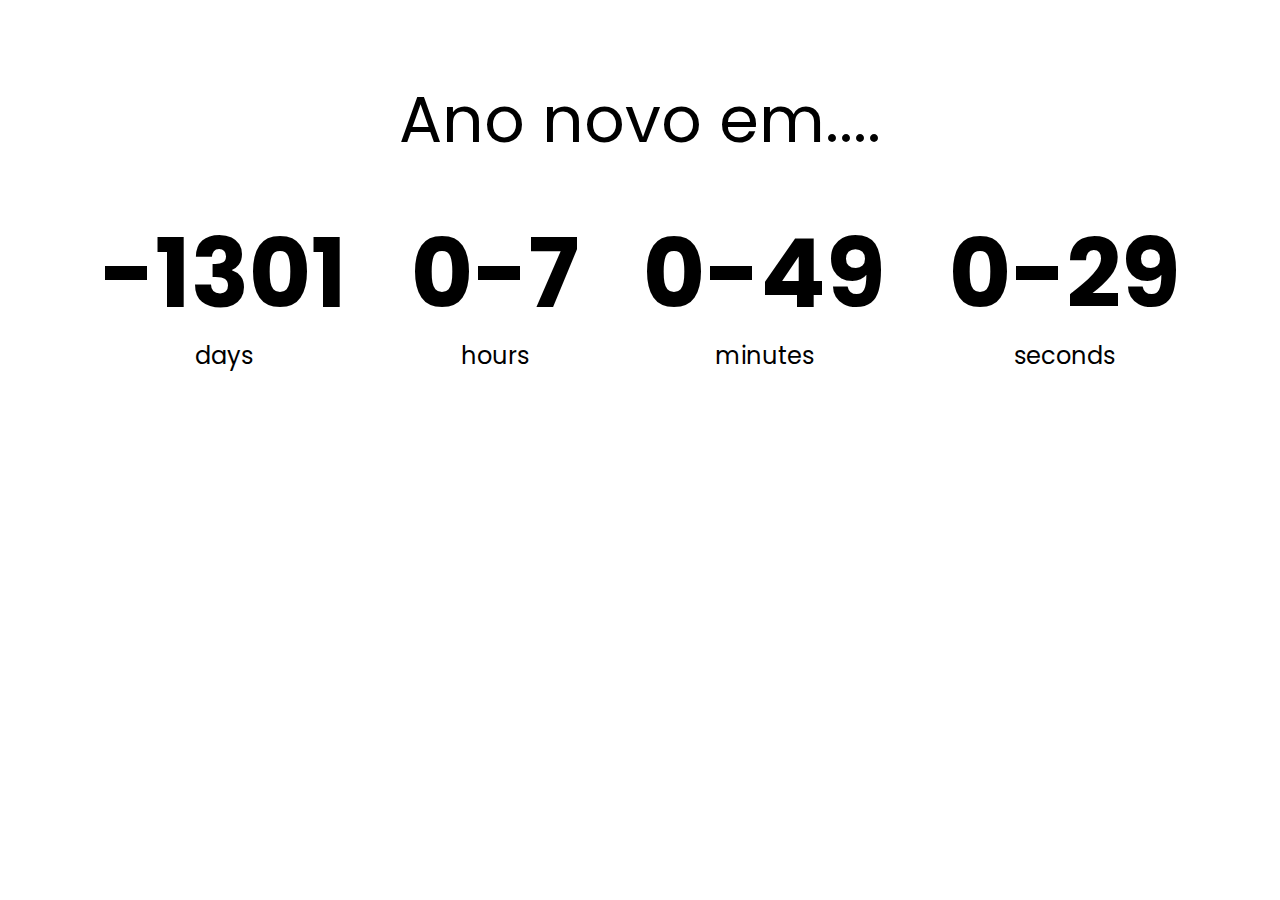
<file: Countdown/index.html>
<!DOCTYPE html>
<html lang="pt-br">
<head>
    <meta charset="UTF-8">
    <meta http-equiv="X-UA-Compatible" content="IE=edge">
    <meta name="viewport" content="width=device-width, initial-scale=1.0">
    <title>Countdown</title>
    <link rel="stylesheet" href="style.css">
    <script src="script.js" defer></script>
</head>
<body>
    <h1>Ano novo em....</h1>

    <div class="countdown-container">
        <div class="countdown-el days-c">
            <p class="text" id="days">0</p>
            <span>days</span>
        </div>

        <div class="countdown-el hours-c">
            <p class="text" id="hours">0</p>
            <span>hours</span>
        </div>

        <div class="countdown-el mins-c">
            <p class="text" id="mins">0</p>
            <span>minutes</span>
        </div>

        <div class="countdown-el seconds-c">
            <p class="text" id="seconds">0</p>
            <span>seconds</span>
        </div>
    </div>
</body>
</html>
</file>
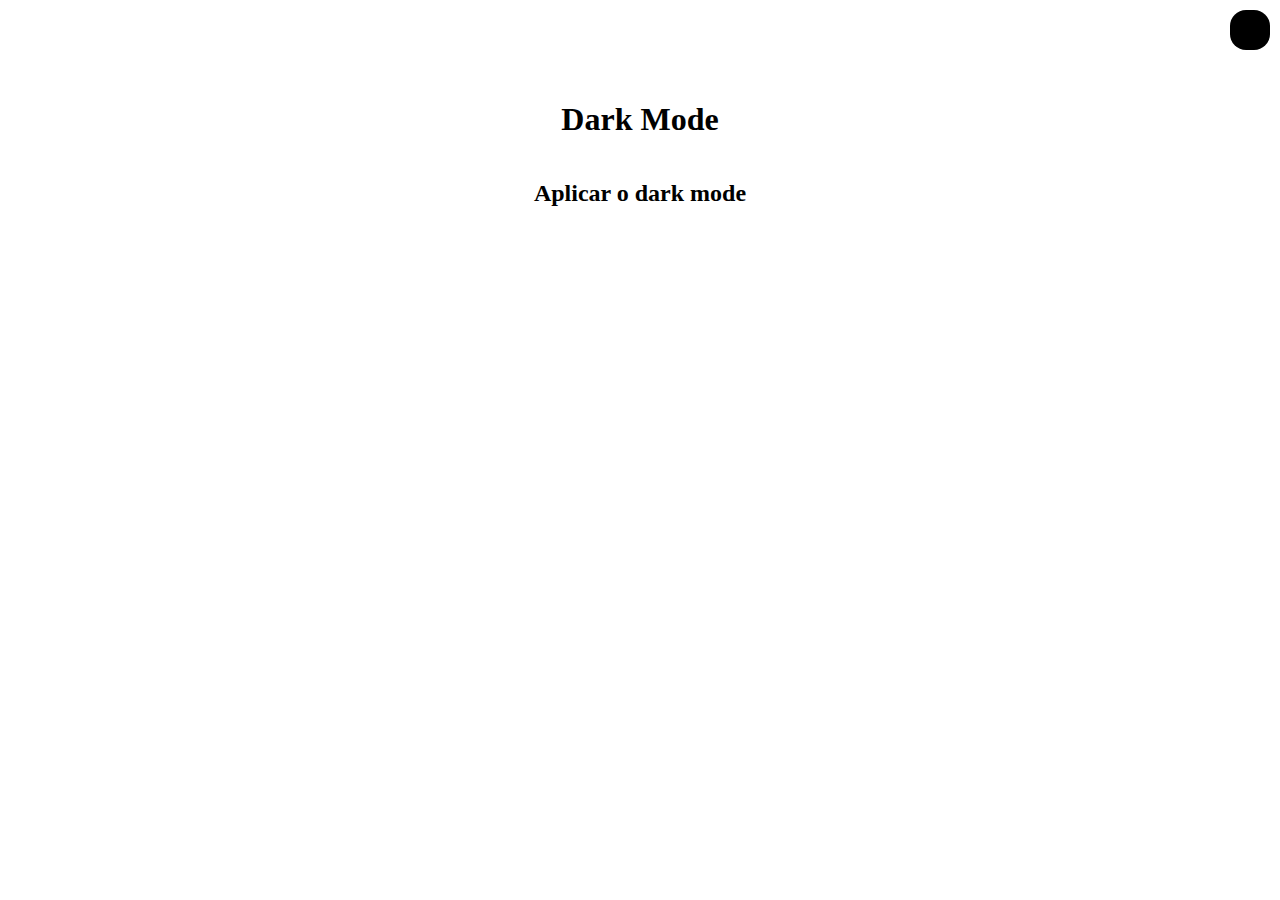
<file: Dark_Mode/index.html>
<!DOCTYPE html>
<html>
<head>
    <meta charset="utf-8">
    <meta http-equiv="X-UA-Compatible" content="IE=edge">
    <meta name="viewport" content="width=device-width, initial-scale=1">
    <title>DarkMode JS</title>
    <link rel="stylesheet" href="style.css">
    <script src="script.js" defer></script>
</head>
<body>
    <div class="container">
        <input type="checkbox" id="btn" name="btn">
        <label for="btn"></label>
    </div>

    <h1>Dark Mode</h1>

    <h2>Aplicar o dark mode</h2>
</body>
</html>
</file>
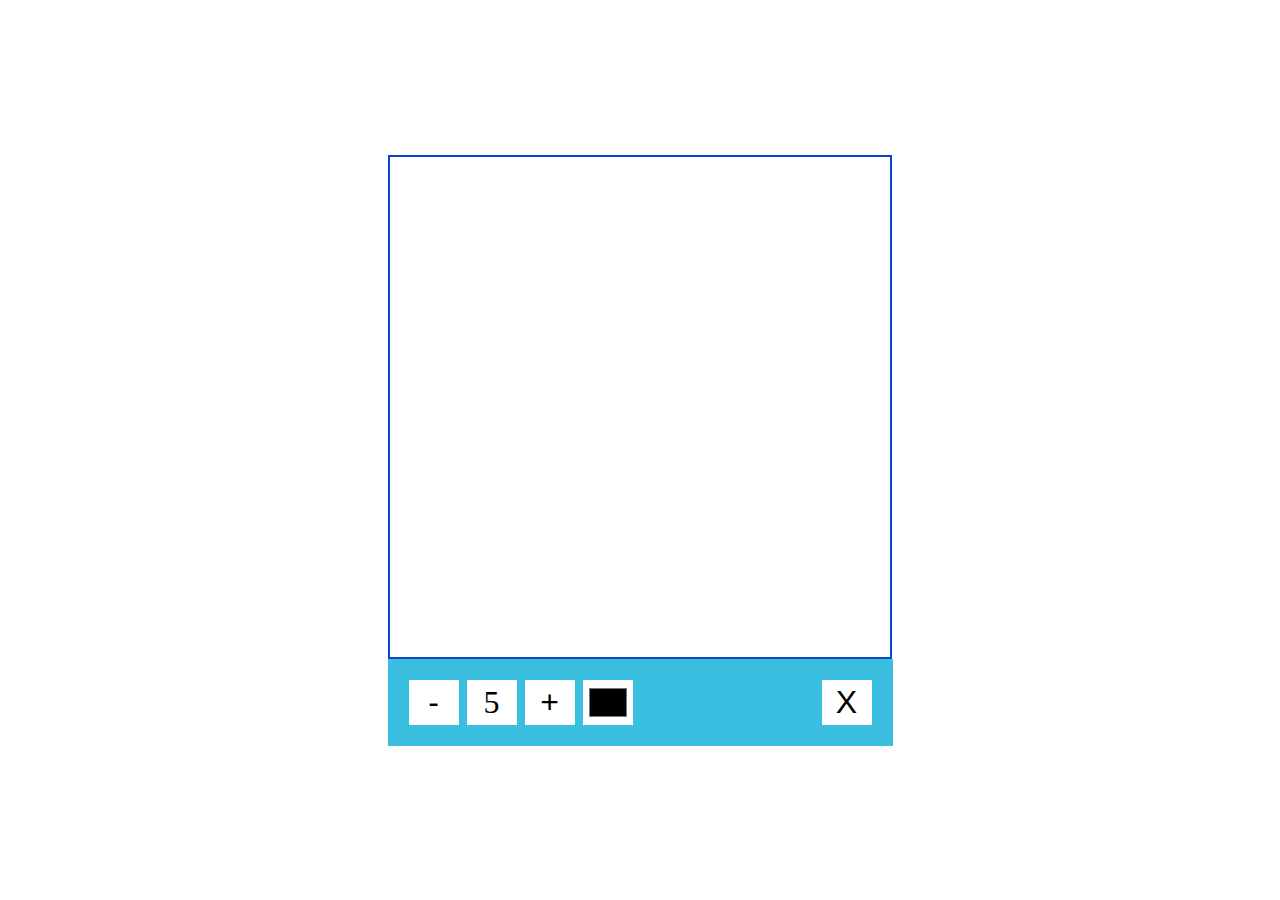
<file: DrawingApp/index.html>
<!DOCTYPE html>
<html lang="pt-br">
<head>
    <meta charset="UTF-8">
    <meta http-equiv="X-UA-Compatible" content="IE=edge">
    <meta name="viewport" content="width=device-width, initial-scale=1.0">
    <title>Drawing App</title>
    <link rel="shortcut icon" href="images/favicon.ico" type="image/x-icon">
    <link rel="stylesheet" href="style.css">
</head>
<body>
    <canvas id="canvas" width="500" height="500"></canvas>
        <div class="toolbox">
            <button id="decrease">-</button>
            <span id="size">5</span>
            <button id="increase">+</button>
            <input type="color" id="color">
            <button id="clear">X</button>
        </div>

        <script src="script.js"></script>
    
</body>
</html>
</file>
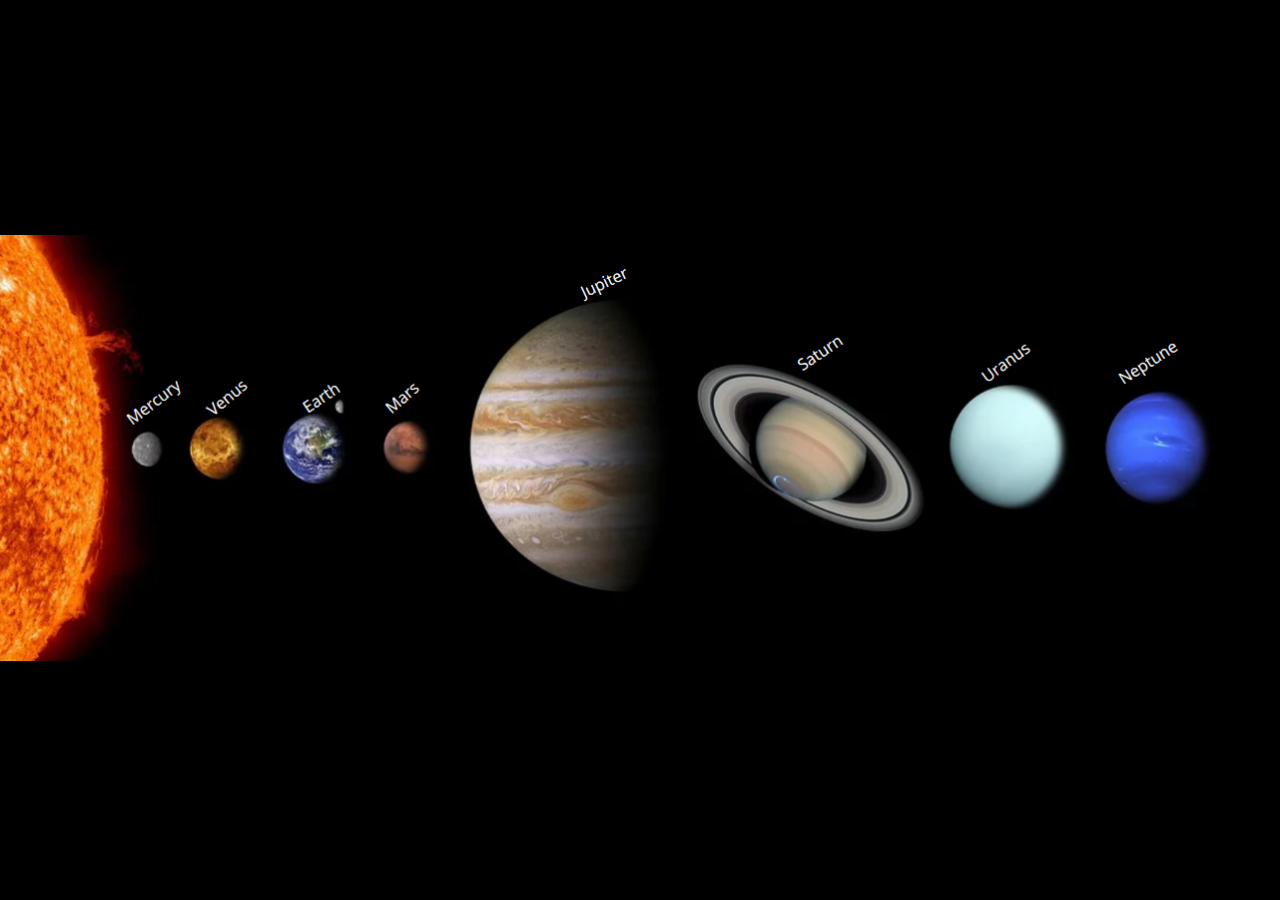
<file: Efeito Zoom JS/index.html>
<!DOCTYPE html>
<html>
<head>
    <meta charset="utf-8">
    <meta http-equiv="X-UA-Compatible" content="IE=edge">
    <meta name="viewport" content="width=device-width, initial-scale=1">
    <title>Efeito Zoom JS</title>
    <link rel="stylesheet" href="style.css">
    <script src="script.js" defer></script>
</head>
<body>
    <div id="box">
        <img src="planets.png" alt="Planets">
    </div>
</body>
</html>
</file>
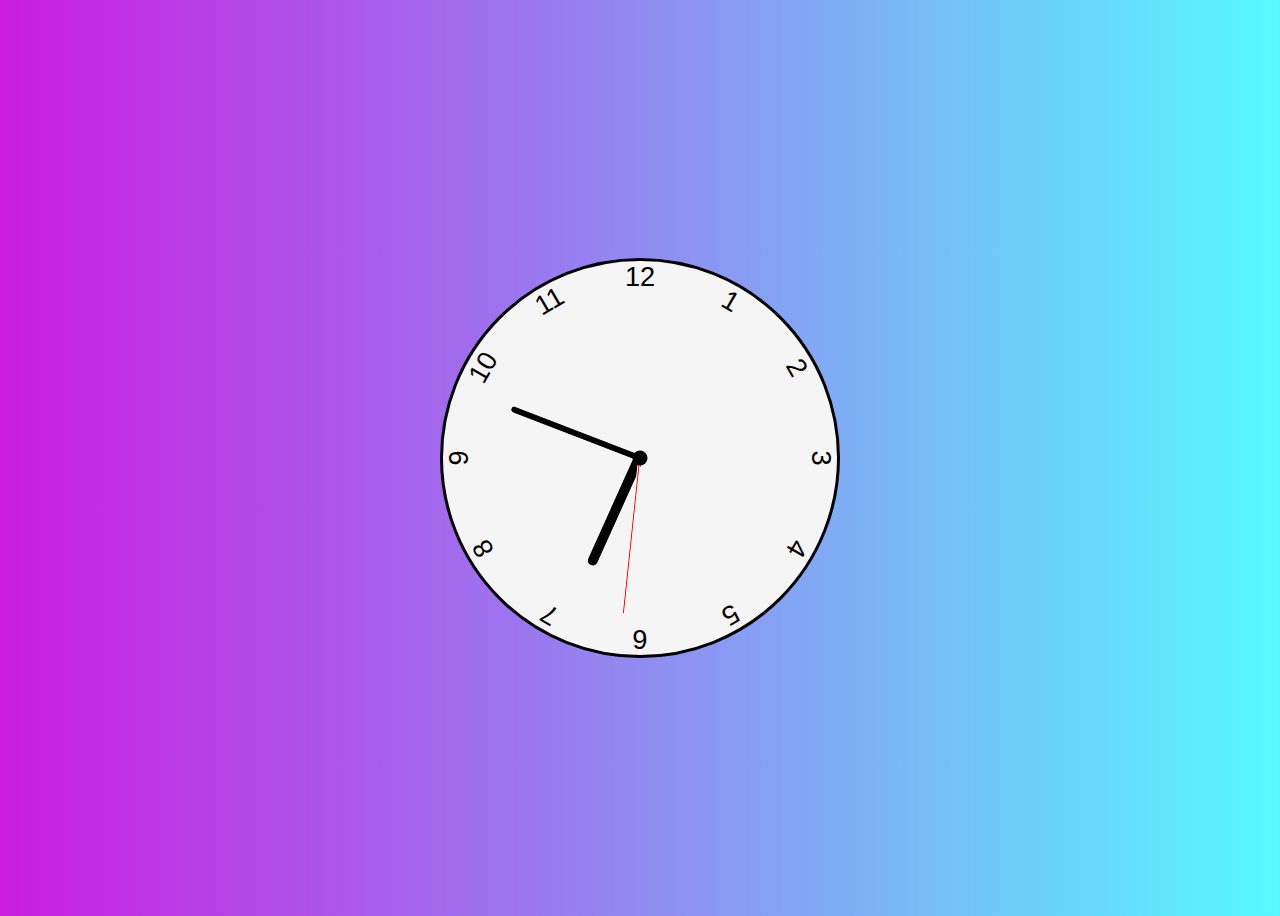
<file: JS relógio/index.html>
<!DOCTYPE html>
<html>
<head>
    <meta charset="utf-8">
    <meta http-equiv="X-UA-Compatible" content="IE=edge">
    <meta name="viewport" content="width=device-width, initial-scale=1">
    <title>Relógio JS</title>
    <link rel="stylesheet" href="style.css">
    <script src="script.js" defer></script>
</head>
<body>

    <div class="clock">
        <div class="time hour" data-hour-hand></div>
        <div class="time minute" data-minute-hand></div>
        <div class="time second" data-second-hand></div>
        <div class="number n1">1</div>
        <div class="number n2">2</div>
        <div class="number n3">3</div>
        <div class="number n4">4</div>
        <div class="number n5">5</div>
        <div class="number n6">6</div>
        <div class="number n7">7</div>
        <div class="number n8">8</div>
        <div class="number n9">9</div>
        <div class="number n10">10</div>
        <div class="number n11">11</div>
        <div class="number n12">12</div>
    </div> 

</body>
</html>
</file>
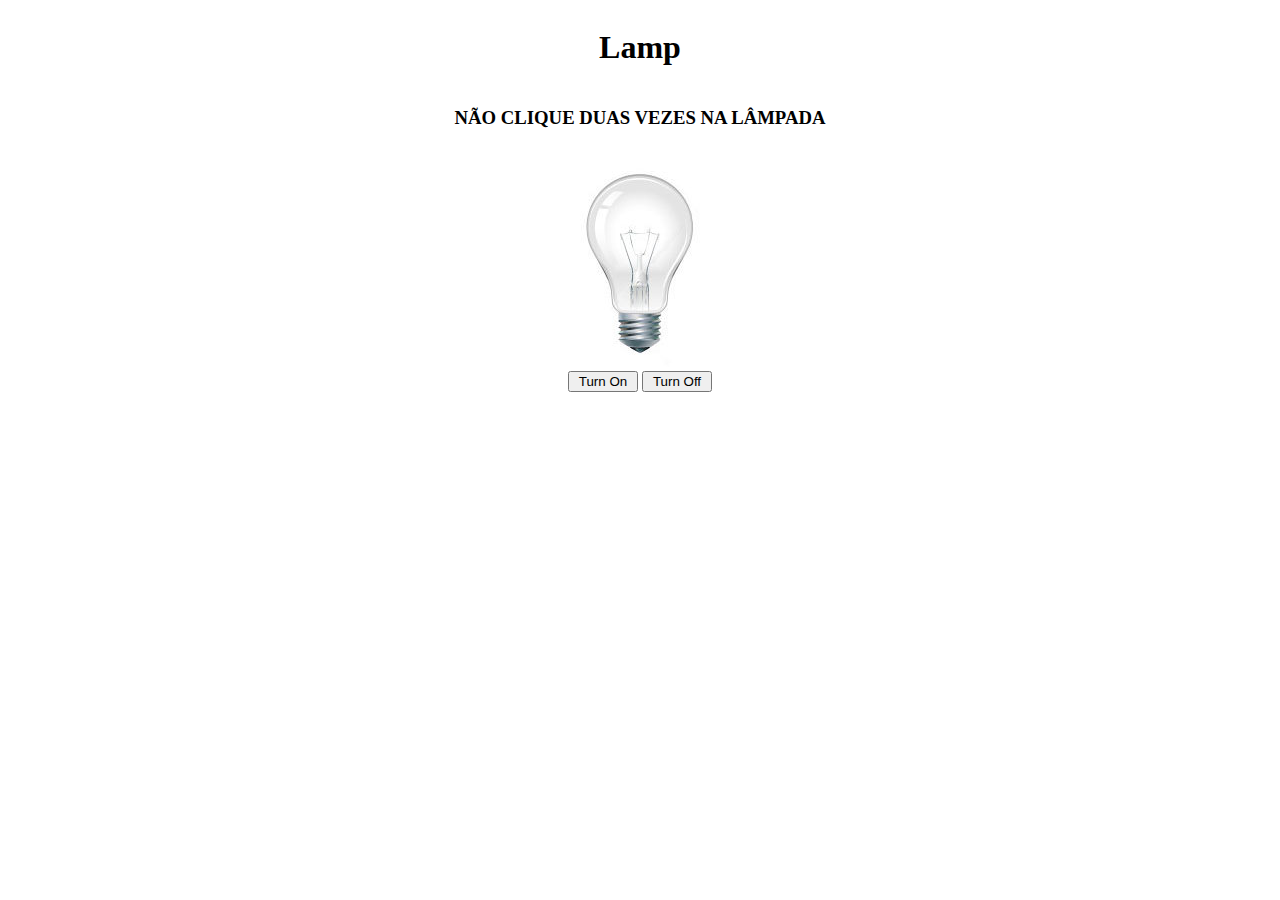
<file: Lamp JS/index.html>
<!DOCTYPE html>
<html>
<head>
    <meta charset="utf-8">
    <meta http-equiv="X-UA-Compatible" content="IE=edge">
    <meta name="viewport" content="width=device-width, initial-scale=1">
    <title>Lamp JS</title>
    <link rel="stylesheet" href="style.css">
    <script src="script.js" defer></script>
</head>
<body>
    <header>
        <h1>Lamp</h1>

        <h3>NÃO CLIQUE DUAS VEZES NA LÂMPADA</h3>
    </header>

    <main>
        <div>
            <img src="img/desligada.jpg" alt="Lâmpada Desligada" id="lamp">
        </div>

        <div>
            <button id="turnOn">Turn On</button>
            <button id="turnOff">Turn Off</button>
        </div>
    </main>

</body>
</html>
</file>
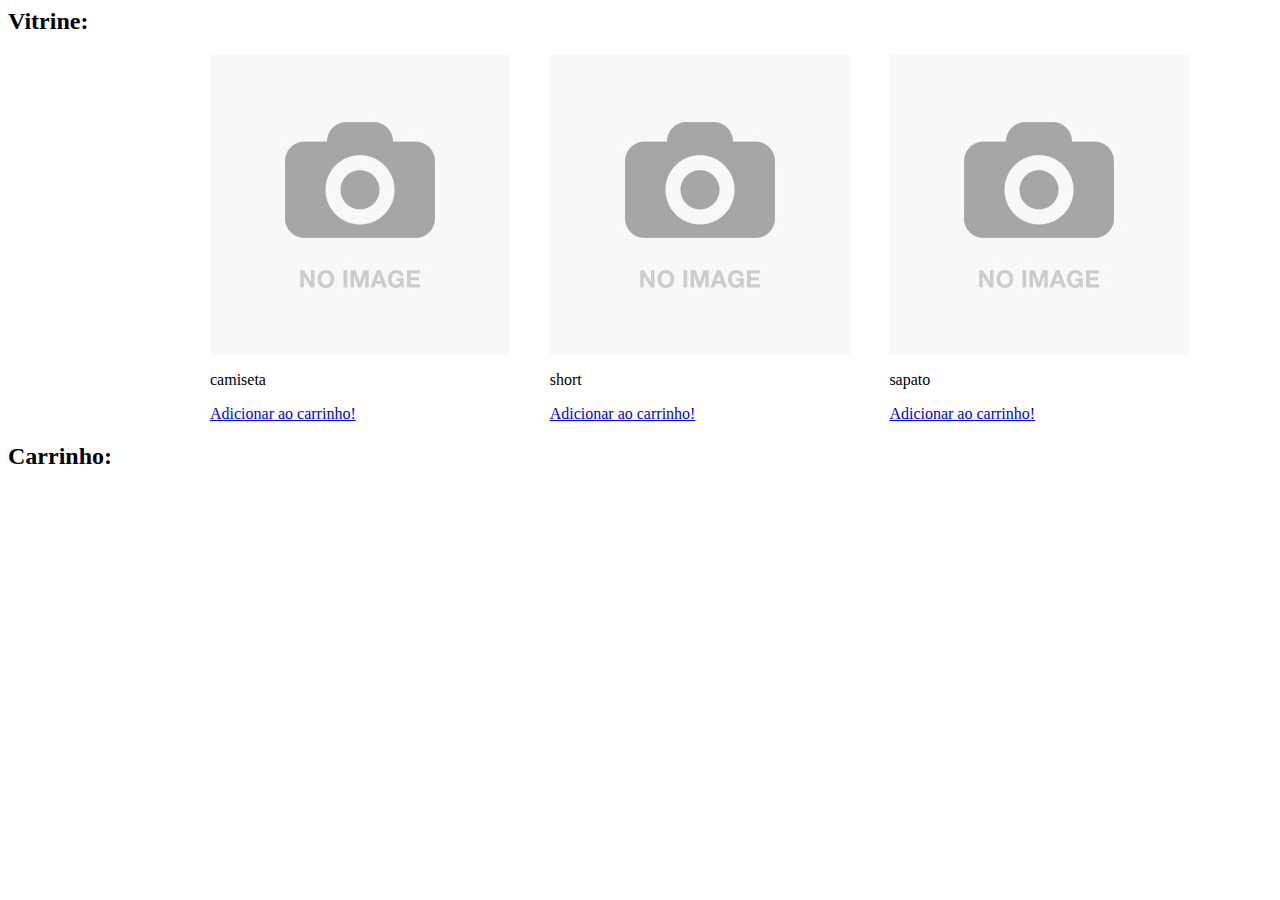
<file: minilojavirtual/index.html>
<html>
    <head>
        <title>Loja virtual</title>
        <meta charset="utf-8" />
        <style>
            #produtos{
                max-width: 900px;
                margin:0 auto;
                padding:0 2%;
                display: flex;
            }
            
            #carrinho{
                max-width: 900px;
                margin:0 auto;
                padding:0 2%;
                display: block;
            }

            .produto-single{
                width:33.3%;
                padding:0 20px;
            }
        </style>
    </head>

    
    <body>

        <h2>Vitrine:</h2>

        <div id="produtos">
         
        </div><!--produtos-->

        <h2>Carrinho:</h2>

        <div id="carrinho">

        </div><!--carrinho-->

        <script>
            const items = [
                {
                    id: 0,
                    nome: 'camiseta',
                    img: 'image.jpg',
                    quantidade: 0
                },
                {
                    id: 1,
                    nome: 'short',
                    img: 'image.jpg',
                    quantidade: 0
                },
                {
                    id: 2,
                    nome: 'sapato',
                    img: 'image.jpg',
                    quantidade: 0
                },
            ]


            inicializarLoja = () => {
                var containerProdutos = document.getElementById('produtos');
                items.map((val)=>{
                   containerProdutos.innerHTML+= `
                   
                   <div class="produto-single">
                        <img src="`+val.img+`" />
                        <p>`+val.nome+`</p>
                        <a key="`+val.id+`" href="#">Adicionar ao carrinho!<a/>
                    </div>

                   
                   `;
                })
            }

            inicializarLoja();


            atualizarCarrinho = () => {
               var containerCarrinho = document.getElementById('carrinho');
               containerCarrinho.innerHTML = "";
                items.map((val)=>{
                    if(val.quantidade > 0){
                   containerCarrinho.innerHTML+= `
                   
                   <p>`+val.nome+` | quantidade: `+val.quantidade+`</p>
                   <hr>

                   
                   `;
                    }
                })
            }


            var links = document.getElementsByTagName('a');

            for(var i = 0; i < links.length; i++){
                links[i].addEventListener("click",function(){
                    let key = this.getAttribute('key');
                    items[key].quantidade++;
                    atualizarCarrinho();
                    return false;
                })
            }
           


        </script>

    </body>

</html>
</file>
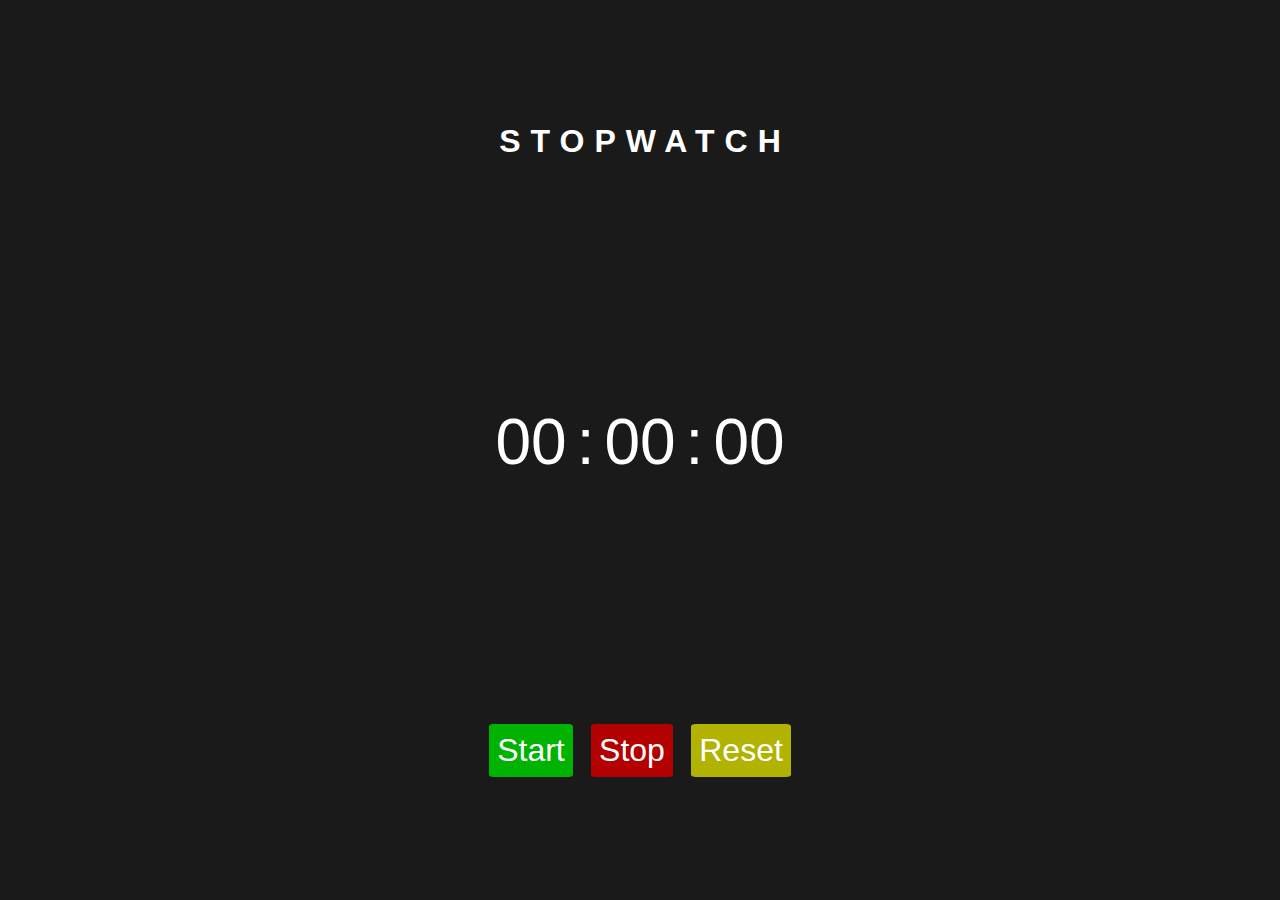
<file: Stopwatch JS/index.html>
<!DOCTYPE html>
<html lang="pt-BR">
	<head>
		<meta charset="UTF-8">
		<meta name="viewport" content="width=device-width, initial-scale=1.0">
		<link href="style.css" rel="stylesheet">
		<title> Stopwatch </title>
	</head>
	
	<body>
		<div class="container">
			<h1> STOPWATCH </h1>
			<div class="stopwatch">
				<span id="minutes"> 00 </span>
				<span> : </span>
				<span id="seconds"> 00 </span>
				<span> : </span>
				<span id="miliseconds"> 00 </span>
			</div>
		
			<div class="buttons">
				<button id="button-start"> Start </button>
				<button id="button-stop"> Stop </button>
				<button id="button-reset"> Reset </button>
			</div> 
		</div>
		<script src="script.js"></script>
	</body>
</html>
</file>
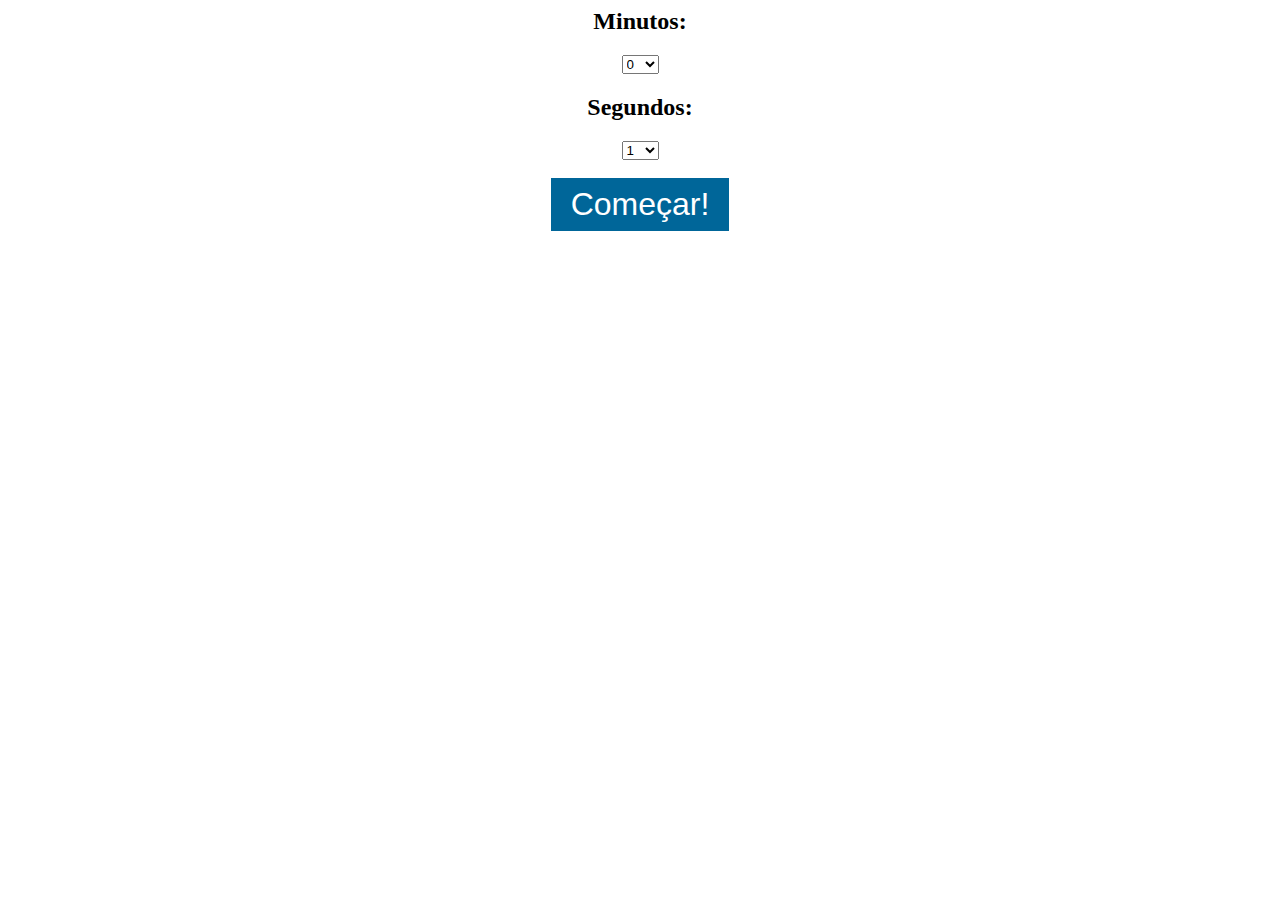
<file: Alarme/alarm.html>
<html>
<head>
    <meta charset="utf-8">
    <title>Projeto Cronometro - JavaScript</title>
    <style>
        .container{
            text-align: center;
        }

        button{
            background: #069;
            color:white;
            font-size: 32px;
            padding:8px 20px;
            cursor: pointer;
            border:0;
        }
    </style>
</head>

<body>
    <audio id="sound" src="alarm.mp3" style="display: none;"></audio>

    <div class="container">
        <h2>Minutos:</h2>
        <select id="minutos" name="minutos"></select>

        <h2>Segundos:</h2>
        <select id="segundos" name="segundos"></select>
        <br/>
        <br/>
        <button id="comecar">Começar!</button>

        <div id="display">
            <h3></h3>
        </div><!--display-->
    </div><!--container-->

    <script>
        var display = document.getElementById('display');

        var minutos = document.getElementById('minutos');
        var segundos = document.getElementById('segundos');

        var comecar = document.getElementById('comecar');


        var cronometroSeg;

        var minutoAtual;
        var segundoAtual;

        var interval;

        for(var i = 0; i <= 60; i++){
            minutos.innerHTML+='<option value="'+i+'">'+i+'</option>';
        }

        for(var i = 1; i <= 60; i++){
            segundos.innerHTML+='<option value="'+i+'">'+i+'</option>';
        }

        comecar.addEventListener('click',function(){
            minutoAtual = minutos.value;
            segundoAtual = segundos.value;

            display.childNodes[1].innerHTML = minutoAtual + ":"+segundoAtual;

            interval = setInterval(function(){

                segundoAtual--;
                if(segundoAtual <= 0){
                    if(minutoAtual > 0){
                        minutoAtual--;
                        segundoAtual = 59;
                    }else{
                        alert("Acabou!");
                        document.getElementById("sound").play();
                        clearInterval(interval);
                    }
                }
                
                display.childNodes[1].innerHTML = minutoAtual + ":"+segundoAtual;
            },1000);


        })

    </script>

</body>

</html>
</file>
<file: Countdown/style.css>
@import url('https://fonts.googleapis.com/css2?family=Poppins:wght@500&display=swap');

*{
    box-sizing: border-box;
}

body{
    display: flex;
    flex-direction: column;
    align-items: center;
    min-height: 100vh;
    font-family: 'Poppins';
    margin: 0;
}

h1{
    font-weight: normal;
    font-size: 4rem;
    margin-top: 4.5rem;
}

.countdown-container{
    display: flex;
    flex-wrap: wrap;
    justify-content: center;
}

.text{
    font-weight: bold;
    font-size: 6rem;
    line-height: 1;
    margin: 1rem 2rem;
}

.countdown-el{
    text-align: center;
}

.countdown-el span{
   font-size: 1.5rem; 
}
</file>
<file: Dark_Mode/style.css>
*{
    box-sizing: border-box;
}

body{
    display: flex;
    align-items: center;
    justify-content: center;
    flex-direction: column;
    margin: 0;
    text-align: center;
    padding: 5rem;
    transition: background 0.5s linear, color 0.5s linear;
}

body.dark{
    background-color: black;
    color: white;
}

.container{
    position: fixed;
    top: 10px;
    right: 10px;
}

label{
    background-color: black;
    border-radius: 40%;
    display: inline-block;
    width: 40px;
    height: 40px;
    cursor: pointer;
    user-select: none;
    transition: background 0.5s linear;
}

body.dark label{
    background-color: white;
}

input{
    visibility: hidden;
}
</file>
<file: DrawingApp/style.css>
*{
    box-sizing: border-box;
}

body{
    background-color: white;
    display: flex;
    flex-direction: column;
    align-items: center;
    justify-content: center;
    margin: 0;
    min-height: 100vh;
}

canvas{
    border: 2px solid rgb(9, 70, 202);
}

.toolbox{
    background-color: rgb(58, 191, 224);
    border: 1px solid rgb(58, 191, 224);
    display: flex;
    padding: 1rem;
    width: 505px;
}

.toolbox > *{
    background-color: white;
    border: none;
    display: inline-flex;
    align-items: center;
    justify-content: center;
    font-size: 2rem;
    padding: .25rem;
    margin: .25rem;
    height: 45px;
    width: 50px;
}

.toolbox > *:last-child{
    margin-left: auto;
}
</file>
<file: Efeito Zoom JS/style.css>
*{
    box-sizing: border-box;
}

body{
    background-color: black;
    display: flex;
    align-items: center;
    justify-content: center;
    margin: 0;
    min-height: 100vh;
}


#box{
    overflow: hidden;
}

img{
    transform-origin: center center;
    object-fit: cover;
    height: 100%;
    width: 100%;
}
</file>
<file: JS relógio/style.css>
*, *::after, *::before{
    box-sizing: border-box;
    font-family: Arial, Helvetica, sans-serif;
}

body{
    background: linear-gradient(to left, rgb(87, 249, 255), rgb(203, 28, 226));
    display: flex;
    justify-content: center;
    align-items: center;
    min-height: 100vh;
    overflow: hidden;
}

.clock{
    width: 400px;
    height: 400px;
    background-color: whitesmoke;
    border-radius: 50%;
    border: 3px solid black;
    position: relative;
}

.clock .number{
    --rotation: 0;
    position: absolute;
    width: 100%;
    height: 100%;
    text-align: center;
    font-size: 1.7rem;
    transform: rotate(var(--rotation));
}

.clock .n1{ --rotation: 30deg; }
.clock .n2{ --rotation: 60deg; }
.clock .n3{ --rotation: 90deg; }
.clock .n4{ --rotation: 120deg; }
.clock .n5{ --rotation: 150deg; }
.clock .n6{ --rotation: 180deg; }
.clock .n7{ --rotation: 210deg; }
.clock .n8{ --rotation: 240deg; }
.clock .n9{ --rotation: 270deg; }
.clock .n10{ --rotation: 300deg; }
.clock .n11{ --rotation: 330deg; }

.clock .time{
    --rotatio: 0;
    position: absolute;
    bottom: 50%;
    left: 50%;
    border: 1px solid white;
    border-top-left-radius: 10px;
    border-top-right-radius: 10px;
    transform-origin: bottom;
    z-index: 10;
    transform: translateX(-59%) rotate(calc(var(--rotation) * 1deg));
}

.clock::after{
    content: '';
    position: absolute;
    background-color: black;
    z-index: 11;
    width: 15px;
    height: 15px;
    top: 50%;
    left: 50%;
    transform: translate(-50%, -50%);
    border-radius: 50%;
}

.clock .time.second{
    width: 3px;
    height: 40%;
    background-color: red;
}

.clock .time.minute{
    width: 8px;
    height: 35%;
    background-color: black;
}

.clock .time.hour{
    width: 12px;
    height: 30%;
    background-color: black;
}
</file>
<file: Lamp JS/style.css>
*
header, main{
    display: flex;
    flex-direction: column;
    align-items: center;
}

button{
    width: 70px;
}
</file>
<file: Stopwatch JS/style.css>
:root
{
	--red-light: #FF0000;
	--red: #B30000;
	--yellow-light: #FFFF00;
	--yellow: #B2B300;
	--green-light: #00FF00; 
	--green: #00B300;
	--black: #1A1A1A;
}

*
{
	padding: 0;
	margin: 0;
	box-sizing: border-box;
	font-size: 32px;
	font-family: arial;
	color: white;
}

body
{
	background-color: var(--black);
	width: 100vw;
	height: 100vh;
	display: flex;
	justify-content: center;
}

.container
{
	width: 100%;
	display: flex;
	flex-direction: column;
	align-items: center;
	justify-content: space-around;
}

h1
{
	padding-left: 10px;
	letter-spacing: 10px;
}

.stopwatch
{
	width: 100%;
	display: flex;
	justify-content: center;
}

span
{
	margin: 0 5px 0 5px;
	font-size: 2rem;
}

.buttons
{
	width: 100%;
	display: flex;
	justify-content: space-around;
}

button
{
	border: none;
	border-radius: 5%;
	padding: 0.25rem;
}

#button-start
{
	cursor: pointer;
	background-color: var(--green);
}

#button-stop
{
	cursor: pointer;
	background-color: var(--red);
}

#button-reset
{
	cursor: pointer;
	background-color: var(--yellow);
}

#button-start:hover
{
	background-color: var(--green-light);
}

#button-stop:hover
{
	background-color: var(--red-light);
}

#button-reset:hover
{
	background-color: var(--yellow-light);
}

@media only screen and (min-width: 768px)
{
	.container
	{
		width: 45vw;
	}
}

@media only screen and (min-width: 1024px)
{
	.container
	{
		width: 25vw;
	}
}
</file>
